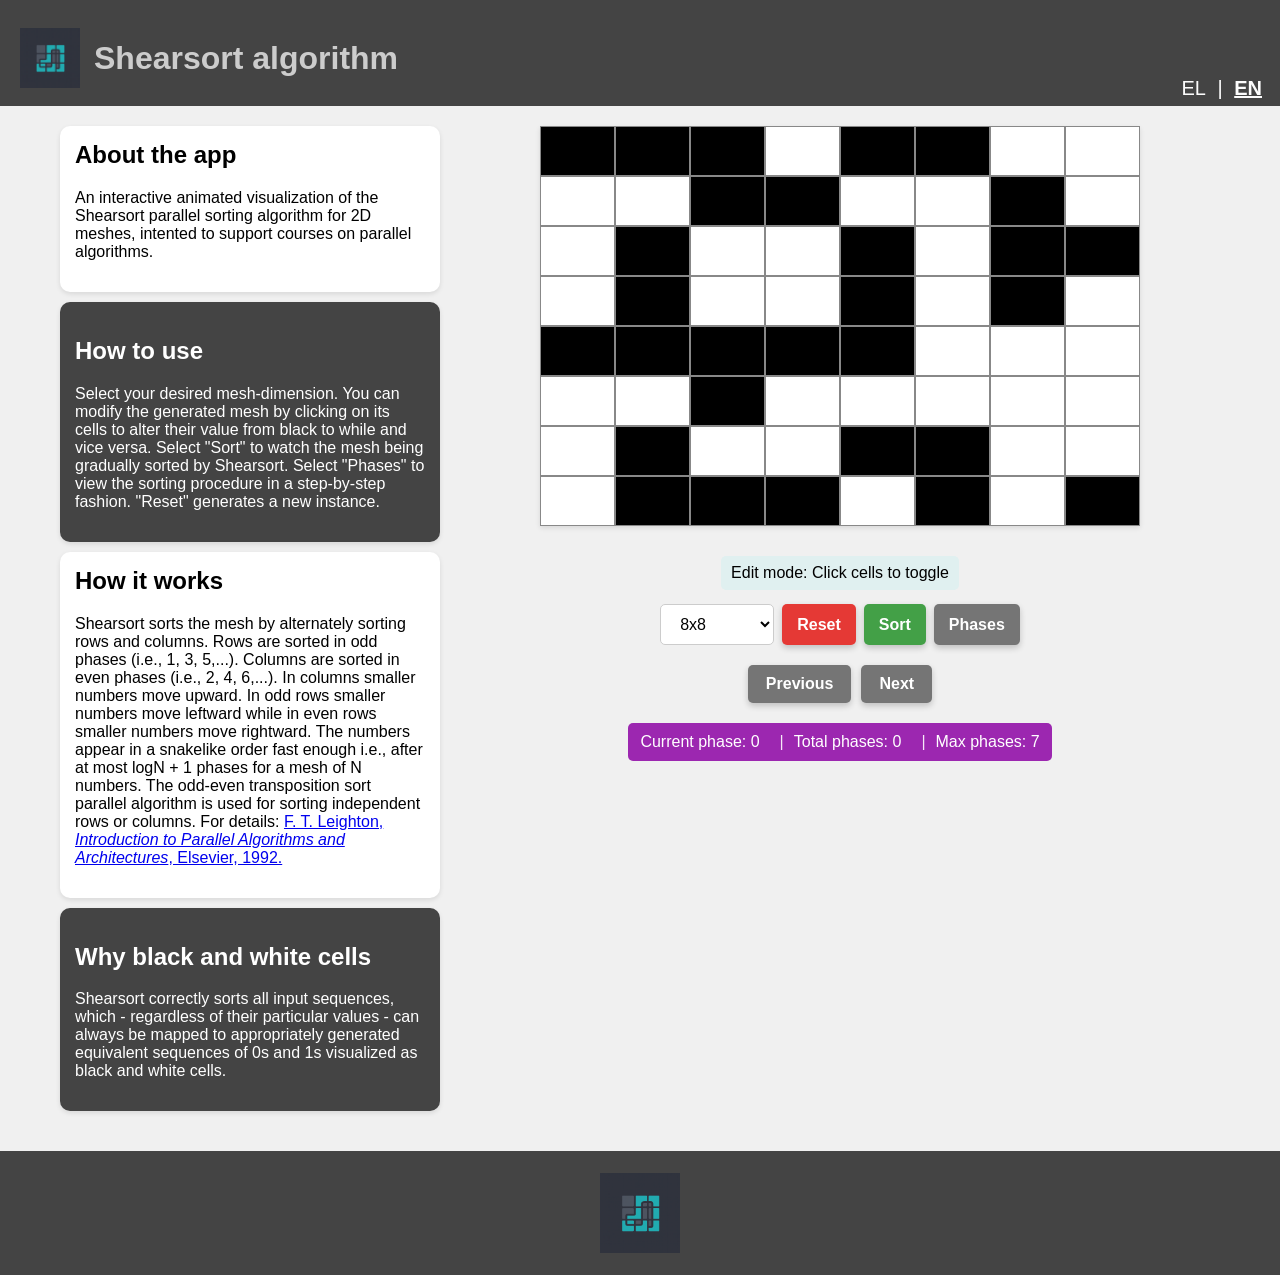
<file: index.html>
<!DOCTYPE html>
<html lang="en">
<head>
  <meta charset="UTF-8" />
  <meta name="viewport" content="width=device-width, initial-scale=1" />
  <title>Interactive Parallel Shear Sort Visualization</title>
  <link rel="stylesheet" href="style.css" />
</head>

<body>
<header>
  <div class="logo">
    <img src="logo.png" alt="Parallel Shearsort Logo" />
    <h1 id="title">Shearsort algorithm</h1>
  </div>

  <div class="language-switcher" aria-label="Language switcher">
    <a href="#" id="el">EL</a> |
    <a href="#" id="en" class="active">EN</a>
  </div>
</header>

<main>
  <section class="left-section">
    <div class="info-box">
      <h2 id="about-title">About the app</h2>
      <p id="about-text">
        An interactive animated visualization of the Shearsort parallel sorting algorithm for 2D meshes, intented to support courses on parallel algorithms.
      </p>
    </div>

    <div class="dark-box">
      <h2 id="how-to-use-title">How to use</h2>
      <p id="how-to-use-text">
        Select your desired mesh-dimension. You can modify the generated mesh by clicking on its cells to alter their value from black to while and vice versa. Select "Sort" to watch the mesh being gradually sorted by Shearsort. Select "Phases" to view the sorting procedure in a step-by-step fashion. "Reset" generates a new instance.
      </p>
    </div>

    <div class="info-box">
      <h2 id="how-it-works-title">How it works</h2>
      <p id="how-it-works-text">
        Shearsort sorts the mesh by alternately sorting rows and columns. Rows are sorted in odd phases (i.e., 1, 3, 5,...). Columns are sorted in even phases (i.e., 2, 4, 6,...). In columns smaller numbers move upward. In odd rows smaller numbers move leftward while in even rows smaller numbers move rightward. The numbers appear in a snakelike order fast enough i.e., after at most logN + 1 phases for a mesh of N numbers. The odd-even transposition sort parallel algorithm is used for sorting independent rows or columns. For details:
        <a href="https://www.sciencedirect.com/book/9781483207728/introduction-to-parallel-algorithms-and-architectures"
           target="_blank" rel="noopener noreferrer">
          F. T. Leighton, <em>Introduction to Parallel Algorithms and Architectures</em>, Elsevier, 1992.
        </a>
      </p>
    </div>

    <div class="dark-box">
      <h2 id="why-bw-title">Why black and white cells</h2>
      <p id="why-bw-text">
        Shearsort correctly sorts all input sequences, which - regardless of their particular values - can always be mapped to appropriately generated equivalent sequences of 0s and 1s visualized as black and white cells.
      </p>
    </div>
  </section>

  <section class="right-section">
    <canvas id="canvas" width="600" height="400"></canvas>

    <div id="phaseInfo" role="status" aria-live="polite">Random mesh</div>

    <div class="controls">
      <select id="gridSize" onchange="window.parallelShearsort.reset()">
        <option value="4">4x4</option>
        <option value="8" selected>8x8</option>
        <option value="16">16x16</option>
        <option value="32">32x32</option>
        <option value="64">64x64</option>
        <option value="128">128x128</option>
        <option value="256">256x256</option>
        <option value="512">512x512</option>
      </select>

      <button id="resetBtn" onclick="window.parallelShearsort.reset()">Reset</button>
      <button id="sortBtn" class="action-btn" onclick="window.parallelShearsort.sortAll()">Sort</button>
      <button id="stepBtn" class="step-btn" onclick="window.parallelShearsort.toggleStepMode()">Phases</button>
    </div>

    <div class="step-controls">
      <button id="prevBtn" class="step-btn" onclick="window.parallelShearsort.prevStep()">Previous</button>
      <button id="nextBtn" class="step-btn" onclick="window.parallelShearsort.nextStep()">Next</button>
    </div>

    <div class="phase-navigation" style="display: none;">
      <div class="phase-navigation-row">
        <button class="nav-btn prev-all" aria-label="First phase">&laquo;</button>
        <div id="phase-buttons"></div>
        <button class="nav-btn next-all" aria-label="Last phase">&raquo;</button>
      </div>
    </div>

    <!-- Stats: ΜΟΝΟ spans, separators θα μπουν με CSS -->
    <div class="stats-bar" role="group" aria-label="Statistics">
      <span id="current-phase">Current phase: 0</span>
      <span id="total-phases">Total phases: 0</span>
      <span id="max-phases">Max phases: 0</span>
    </div>
  </section>
</main>

<footer>
  <img src="logo.png" alt="Parallel Shearsort Logo" />
</footer>

<script src="shearsort.js"></script>
<script src="https://cdn.userway.org/widget.js" data-account="Y9U3I71SX5"></script>
<script src="phase-navigation.js" defer></script>
</body>
</html>
</file>
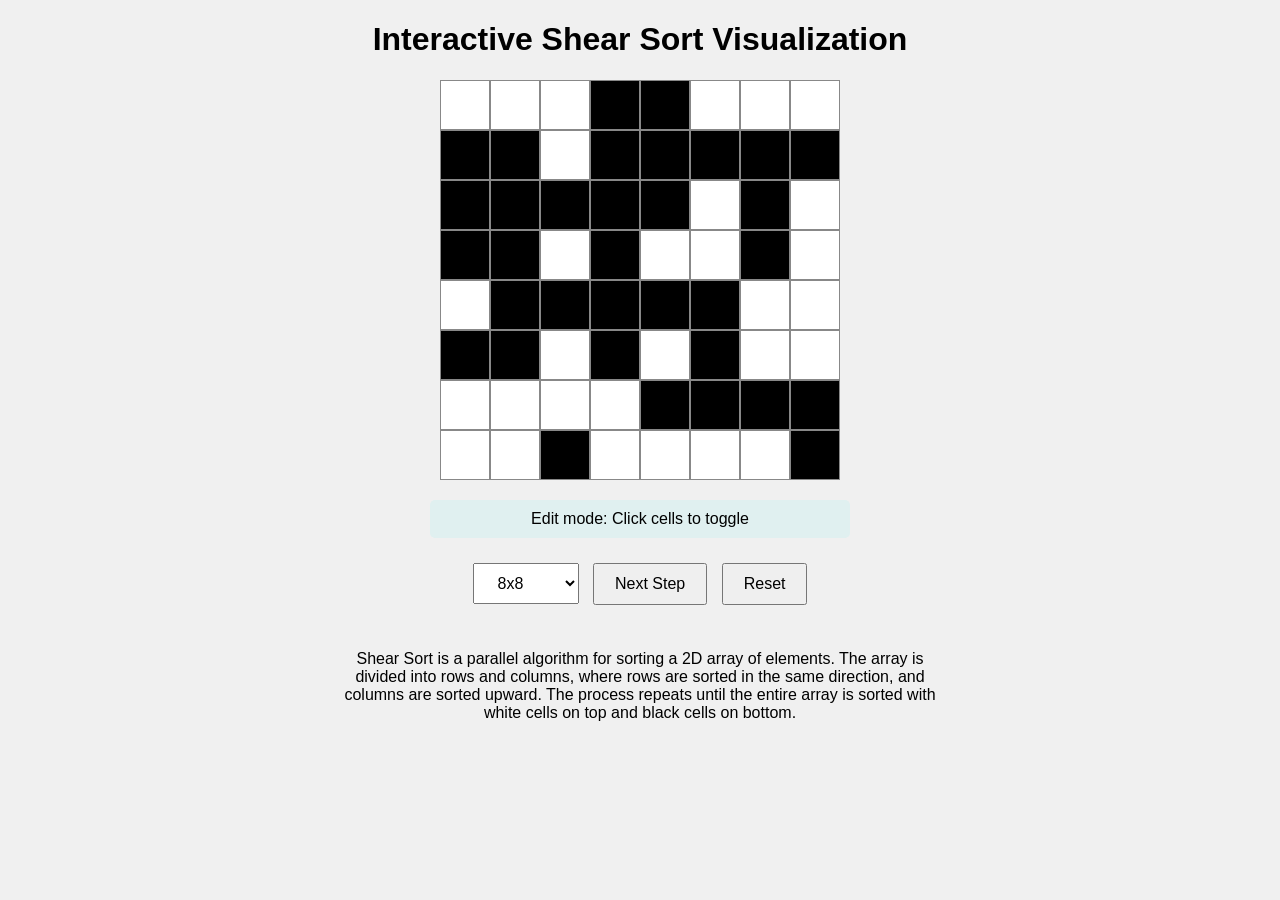
<file: page.html>
<!DOCTYPE html>
<html lang="en">
<head>
    <meta charset="UTF-8">
    <meta name="viewport" content="width=device-width, initial-scale=1.0">
    <title>Interactive Shear Sort Visualization</title>
    <style>
        body {
            font-family: Arial, sans-serif;
            text-align: center;
            background-color: #f0f0f0;
        }
        canvas {
            background-color: #fff;
            margin: 20px auto;
            display: block;
        }
        #controls {
            margin-top: 20px;
        }
        #controls button, #controls select {
            padding: 10px 20px;
            margin: 5px;
            font-size: 16px;
        }
        #description {
            margin-top: 40px;
            max-width: 600px;
            margin-left: auto;
            margin-right: auto;
        }
        #phaseInfo {
            margin: 20px auto;
            padding: 10px;
            background-color: #e0f0f0;
            border-radius: 5px;
            max-width: 400px;
        }
    </style>
</head>
<body>
    <h1>Interactive Shear Sort Visualization</h1>
    <canvas id="canvas" width="400" height="400"></canvas>
    <div id="phaseInfo"></div>
    <div id="controls">
        <select id="gridSize" onchange="reset()">
            <option value="2">2x2</option>
            <option value="4">4x4</option>
            <option value="8" selected>8x8</option>
            <option value="16">16x16</option>
            <option value="32">32x32</option>
        </select>
        <button onclick="nextStep()">Next Step</button>
        <button onclick="reset()">Reset</button>
    </div>
    <div id="description">
        <p>
            Shear Sort is a parallel algorithm for sorting a 2D array of elements. 
            The array is divided into rows and columns, where rows are sorted in the same direction, 
            and columns are sorted upward. The process repeats until the entire array is sorted 
            with white cells on top and black cells on bottom.
        </p>
    </div>
    <script src="shearsort.js"></script>
</body>
</html>
</file>
<file: style.css>
* { box-sizing: border-box; }

body {
  font-family: Arial, sans-serif;
  text-align: center;
  background-color: #f0f0f0;
  margin: 0;
  padding: 0;
}

button {
  border-radius: 8px;
  padding: 10px 18px;
  font-weight: bold;
  box-shadow: 0 3px 6px rgba(0,0,0,0.2);
  transition: background-color 0.2s, transform 0.1s;
}

select, button {
  font-size: 16px;
  border-radius: 5px;
  border: 1px solid #ccc;
  background-color: white;
  cursor: pointer;
}

button:hover { background-color: #f0f0f0; }
button:active { transform: scale(0.97); }

#resetBtn { background-color: #e53935; color: white; border: none; }
#resetBtn:hover { background-color: #c62828; }

#sortBtn { background-color: #43a047; color: white; border: none; }
#sortBtn:hover { background-color: #2e7d32; }

#stepBtn { background-color: #757575; color: white; border: none; }
#stepBtn:hover { background-color: #616161; }

#prevBtn, #nextBtn, .nav-btn {
  background-color: #757575;
  color: white;
  border: none;
}
#prevBtn:hover, #nextBtn:hover, .nav-btn:hover { background-color: #616161; }

header {
  background-color: #444;
  color: white;
  padding: 28px 12px 18px;
  display: flex;
  justify-content: space-between;
  align-items: center;
  position: relative;
  gap: 12px;
}

.logo {
  display: flex;
  align-items: center;
  gap: 14px;
  margin-left: 8px;
  min-width: 0;
}

.logo img { height: 60px; }

.logo h1 {
  font-size: 32px;
  margin: 0;
  color: #ccc;
  white-space: nowrap;
  overflow: hidden;
  text-overflow: ellipsis;
}

/* ✅ language switcher σταθερό κάτω-δεξιά σε PC & mobile */
.language-switcher {
  position: absolute;
  bottom: 6px;
  right: 12px;
  font-size: 20px;
  z-index: 3000;
  white-space: nowrap;
}

.language-switcher a {
  color: #fcfcfc;
  text-decoration: none;
  margin: 0 6px;
}

.language-switcher a.active {
  font-weight: bold;
  text-decoration: underline;
}

main {
  display: flex;
  flex-wrap: wrap;
  justify-content: center;
  padding: 20px;
  gap: 20px;
}

.left-section {
  flex: 1 1 340px;
  max-width: 380px;
  display: flex;
  flex-direction: column;
  gap: 10px;
}

.right-section {
  flex: 2 1 520px;
  max-width: 760px;
  display: flex;
  flex-direction: column;
  align-items: center;
  padding: 0 3px;
  gap: 14px;
  min-width: 0;
}

.info-box, .dark-box {
  border-radius: 10px;
  padding: 15px;
  text-align: left;
  box-shadow: 0 2px 5px rgba(0,0,0,0.1);
}

.info-box { background-color: #fff; }
.info-box h2 { margin-top: 0; }
.dark-box { background-color: #444; color: #fff; }

canvas {
  background-color: #fff;
  margin: 0 auto 10px;
  display: block;
  box-shadow: 0 2px 5px rgba(0,0,0,0.1);
  cursor: pointer;

  width: min(600px, 100%);
  height: auto;
  aspect-ratio: 3 / 2;
  max-width: 100%;
}

.controls {
  display: flex;
  flex-wrap: wrap;
  justify-content: center;
  gap: 8px;
  margin-bottom: 6px;
}

.controls select, .controls button {
  padding: 10px 15px;
}

.step-controls {
  display: flex;
  justify-content: center;
  gap: 10px;
  flex-wrap: wrap;
}

#phaseInfo {
  margin: 6px auto 0;
  padding: 8px 10px;
  background-color: #e0f0f0;
  border-radius: 5px;
  max-width: 560px;
  text-align: center;
}

.stats-bar {
  background-color: #9c27b0;
  color: white;
  padding: 10px 12px;
  border-radius: 5px;
  margin-top: 6px;
  text-align: center;

  display: flex;
  justify-content: center;
  align-items: center;
  gap: 10px;
  flex-wrap: wrap;
}

.stats-bar > span { white-space: nowrap; }

.stats-bar > span + span::before {
  content: "|";
  margin: 0 10px;
  opacity: 0.9;
}

.phase-navigation {
  display: none;
  flex-direction: column;
  align-items: center;
  justify-content: center;
  margin: 5px 0;
  gap: 10px;
  width: 100%;
  overflow: hidden;
  padding: 6px 8px;
}

.phase-navigation-row {
  display: flex;
  justify-content: center;
  align-items: center;
  width: 100%;
  gap: 8px;
}

#phase-buttons {
  display: flex;
  flex-wrap: nowrap;
  justify-content: center;
  align-items: center;
  gap: 6px;
  overflow: visible;
  min-width: 0;
  transform-origin: center;
}

.nav-btn, .phase-btn { margin: 0; }

.nav-btn {
  width: 40px;
  height: 40px;
  font-size: 20px;
  cursor: pointer;
  border: 1px solid #bbb;
  border-radius: 5px;
  display: flex;
  justify-content: center;
  align-items: center;
  flex: 0 0 auto;
}

.phase-btn {
  flex: 0 0 auto;
  width: 36px;
  height: 40px;
  border-radius: 5px;
  font-size: 16px;
  cursor: pointer;
  background-color: #fff;
  border: 1px solid #ccc;
  text-align: center;
  line-height: 40px;
  white-space: nowrap;
}

.phase-btn:hover { background-color: #f0f0f0; }
.phase-btn.active { background-color: #35a; color: white; border: none; }

.nowrap-pair-left,
.nowrap-pair {
  display: inline-flex;
  align-items: center;
  gap: 6px;
  white-space: nowrap;
  flex: 0 0 auto;
}

footer {
  background: #444;
  color: white;
  text-align: center;
  padding: 12px 0;
  margin-top: 20px;
}

footer img {
  height: 80px;
  width: auto;
  max-width: 260px;
  display: block;
  margin: 10px auto;
}

@media (max-width: 600px) {
  html, body { overflow-x: hidden; }

  header {
    position: fixed;
    top: 0; left: 0; right: 0;
    z-index: 1000;
  }
  body { padding-top: 90px; }

  main {
    flex-direction: column;
    align-items: center;
    padding: 12px;
  }

  .left-section {
    margin-left: 0;
    max-width: 100%;
  }

  .right-section {
    min-width: 0;
    max-width: 100%;
    padding: 0;
  }

  .logo img { height: 36px; }
  header .logo h1 { font-size: 18px; }

  /* ίδια θέση, μόνο μικρότερο font */
  .language-switcher { font-size: 18px; }

  #phaseInfo { max-width: 100%; }

  .stats-bar { font-size: 14px; gap: 6px; }
  .stats-bar > span + span::before { margin: 0 6px; }

  footer img { height: 56px; max-width: 200px; }


  .phase-navigation-row {
    justify-content: center;
    overflow: hidden;                
    -webkit-overflow-scrolling: auto; 
    padding-bottom: 0;
  }

 
  #phase-buttons {
    transform: none;       
    min-width: 0;         
    justify-content: center;
  }
}
</file>
